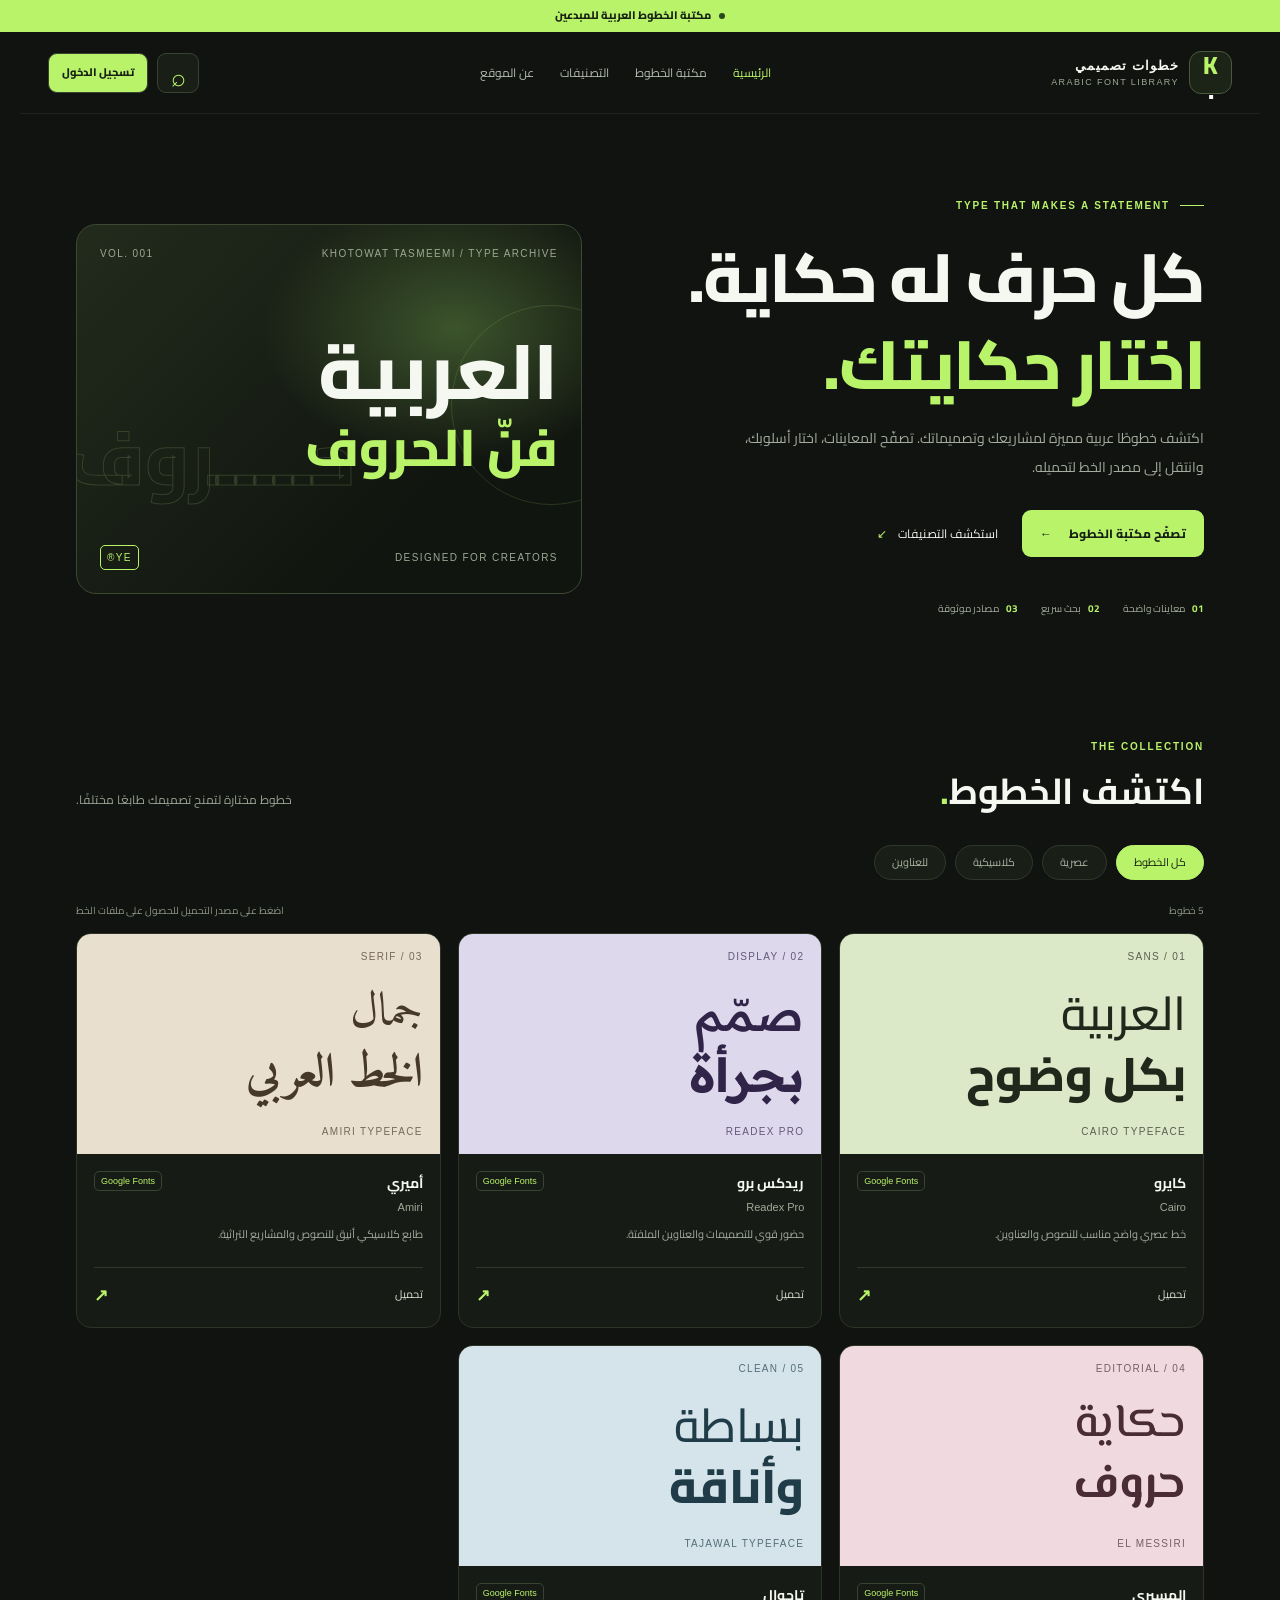
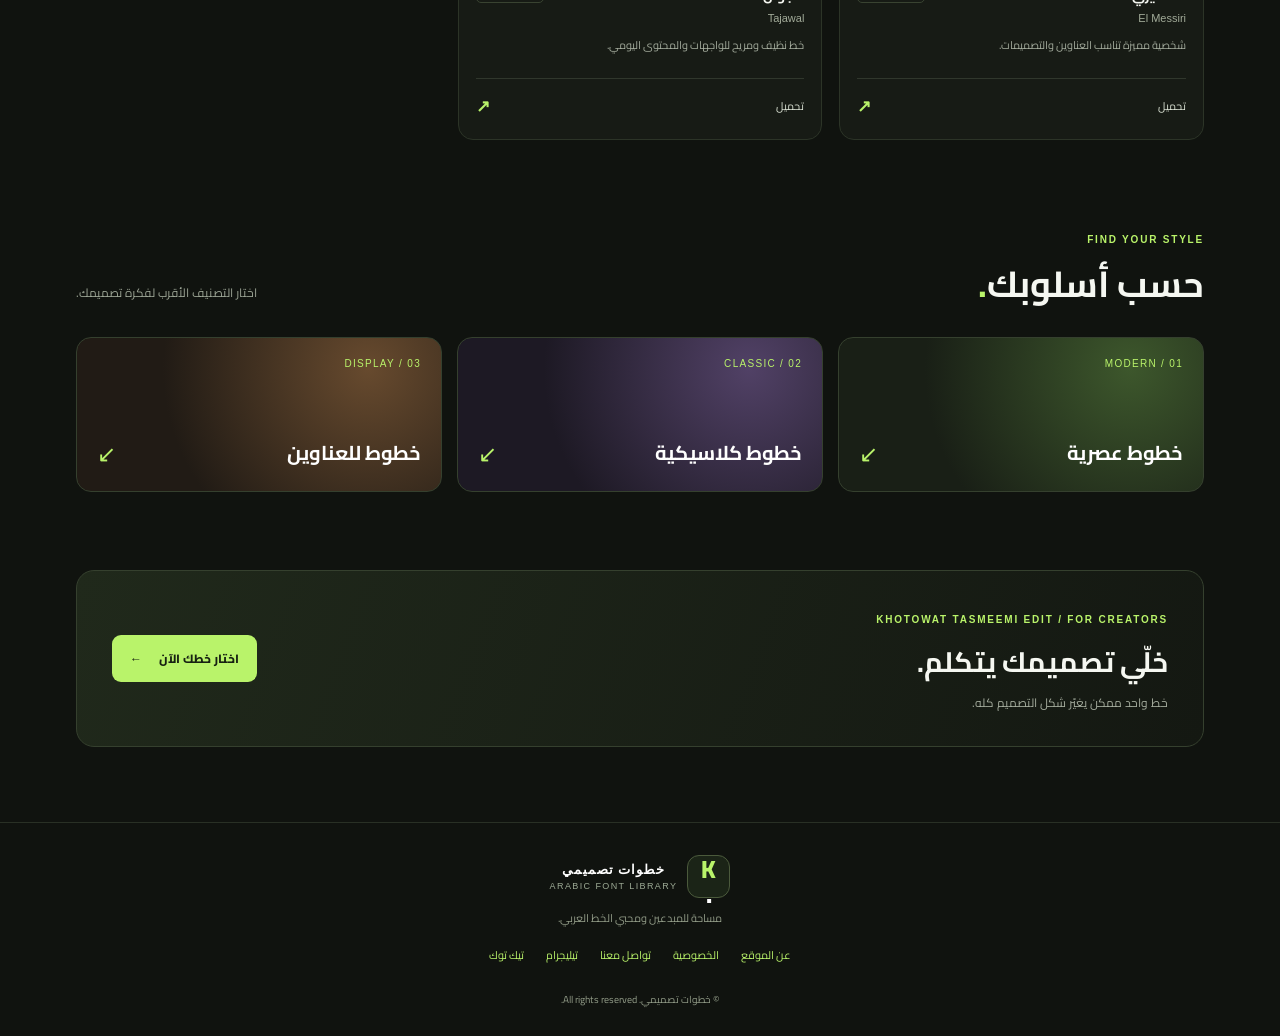
<file: index.html>
<!doctype html>
<html lang="ar" dir="rtl">
<head>
<meta charset="utf-8"><meta name="viewport" content="width=device-width,initial-scale=1">
<meta name="google-site-verification" content="VQwgjclNkbFdQ_2-c6CdapY51BW003DuHcyu2cOecCg">
<meta name="theme-color" content="#10130f">
<meta name="description" content="خطوات تصميمي — اكتشف خطوطًا عربية مميزة مع معاينات وروابط تحميل موثوقة.">
<title>خطوات تصميمي | مكتبة الخطوط العربية</title>
<link rel="preconnect" href="https://fonts.googleapis.com"><link rel="preconnect" href="https://fonts.gstatic.com" crossorigin>
<link href="https://fonts.googleapis.com/css2?family=Cairo:wght@400;500;600;700;800&family=Readex+Pro:wght@400;500;600;700&family=Amiri:wght@400;700&family=El+Messiri:wght@400;500;600;700&display=swap" rel="stylesheet">
<link rel="stylesheet" href="style.css">
</head>
<body>
<div class="announcement"><span class="pulse"></span> مكتبة الخطوط العربية للمبدعين</div>
<header class="header">
  <a class="brand" href="#home"><span class="brand-mark">K<span>.</span></span><span class="brand-name"><b>خطوات تصميمي</b><small>ARABIC FONT LIBRARY</small></span></a>
  <nav id="nav"><a class="selected" href="#home">الرئيسية</a><a href="#fonts">مكتبة الخطوط</a><a href="#categories">التصنيفات</a><a href="about.html">عن الموقع</a></nav>
  <div class="header-tools"><button class="top-search" id="topSearch" aria-label="البحث">⌕</button><button class="login-button" id="loginOpen">تسجيل الدخول</button></div>
  <button class="menu" id="menu" aria-label="فتح القائمة">☰</button>
</header>
<div class="top-search-panel" id="topSearchPanel"><input id="search" type="search" placeholder="ابحث عن اسم الخط..." autocomplete="off"><button id="closeSearch" aria-label="إغلاق">×</button></div>
<div class="login-modal" id="loginModal" aria-hidden="true"><div class="login-box"><button class="modal-close" id="loginClose">×</button><span class="kicker">KHOTOWAT TASMEEMI ACCOUNT</span><h2>تسجيل الدخول</h2><p>واجهة تجريبية للعرض. تسجيل الحسابات الفعلي يحتاج ربط خدمة آمنة.</p><form id="loginForm"><label>البريد الإلكتروني</label><input type="email" placeholder="name@example.com" required><label>كلمة المرور</label><input type="password" placeholder="كلمة المرور" required><button class="button primary" type="submit">دخول</button></form><small id="loginMessage"></small></div></div>
<main>
<section class="hero" id="home">
 <div class="hero-copy">
  <div class="eyebrow"><i></i> TYPE THAT MAKES A STATEMENT</div>
  <h1>كل حرف له حكاية.<br><span>اختار حكايتك.</span></h1>
  <p>اكتشف خطوطًا عربية مميزة لمشاريعك وتصميماتك. تصفّح المعاينات، اختار أسلوبك، وانتقل إلى مصدر الخط لتحميله.</p>
  <div class="hero-actions"><a class="button primary" href="#fonts">تصفّح مكتبة الخطوط <span>←</span></a><a class="sub-link" href="#categories">استكشف التصنيفات <span>↙</span></a></div>
  <div class="trust-row"><span><b>01</b> معاينات واضحة</span><span><b>02</b> بحث سريع</span><span><b>03</b> مصادر موثوقة</span></div>
 </div>
 <div class="hero-visual">
  <div class="visual-top"><span>KHOTOWAT TASMEEMI / TYPE ARCHIVE</span><span>VOL. 001</span></div>
  <div class="big-type">العربية<em>فنّ الحروف</em></div>
  <div class="type-outline">حـــــروف</div>
  <div class="visual-bottom"><span>DESIGNED FOR CREATORS</span><span class="mini-stamp">YE®</span></div>
  <span class="visual-orbit"></span>
 </div>
</section>
<section class="library section" id="fonts">
 <div class="section-head"><div><span class="kicker">THE COLLECTION</span><h2>اكتشف الخطوط<span class="lime">.</span></h2></div><p>خطوط مختارة لتمنح تصميمك طابعًا مختلفًا.</p></div>
 <div class="filters" id="filters"><button class="filter active" data-filter="all">كل الخطوط</button><button class="filter" data-filter="modern">عصرية</button><button class="filter" data-filter="classic">كلاسيكية</button><button class="filter" data-filter="display">للعناوين</button></div>
 <div class="result-row"><span id="count">5 خطوط</span><span>اضغط على مصدر التحميل للحصول على ملفات الخط</span></div>
 <div class="grid" id="grid">
  <article class="font-card" data-name="كايرو Cairo" data-category="modern display"><div class="preview lime-bg"><span class="serial">01 / SANS</span><div class="sample cairo">العربية<br><b>بكل وضوح</b></div><span class="sample-foot">CAIRO TYPEFACE</span></div><div class="card-content"><div class="card-heading"><h3>كايرو <small>Cairo</small></h3><span class="tag">Google Fonts</span></div><p>خط عصري واضح مناسب للنصوص والعناوين.</p><a class="download" href="font.html?id=cairo" class="download">تحميل <b>↗</b></a></div></article>
  <article class="font-card" data-name="ريدكس برو Readex Pro" data-category="modern display"><div class="preview violet-bg"><span class="serial">02 / DISPLAY</span><div class="sample readex">صمّم<br><b>بجرأة</b></div><span class="sample-foot">READEX PRO</span></div><div class="card-content"><div class="card-heading"><h3>ريدكس برو <small>Readex Pro</small></h3><span class="tag">Google Fonts</span></div><p>حضور قوي للتصميمات والعناوين الملفتة.</p><a class="download" href="font.html?id=readex" class="download">تحميل <b>↗</b></a></div></article>
  <article class="font-card" data-name="أميري Amiri" data-category="classic"><div class="preview sand-bg"><span class="serial">03 / SERIF</span><div class="sample amiri">جمال<br><b>الخط العربي</b></div><span class="sample-foot">AMIRI TYPEFACE</span></div><div class="card-content"><div class="card-heading"><h3>أميري <small>Amiri</small></h3><span class="tag">Google Fonts</span></div><p>طابع كلاسيكي أنيق للنصوص والمشاريع التراثية.</p><a class="download" href="font.html?id=amiri" class="download">تحميل <b>↗</b></a></div></article>
  <article class="font-card" data-name="المسيري El Messiri" data-category="classic display"><div class="preview pink-bg"><span class="serial">04 / EDITORIAL</span><div class="sample messiri">حكاية<br><b>حروف</b></div><span class="sample-foot">EL MESSIRI</span></div><div class="card-content"><div class="card-heading"><h3>المسيري <small>El Messiri</small></h3><span class="tag">Google Fonts</span></div><p>شخصية مميزة تناسب العناوين والتصميمات.</p><a class="download" href="font.html?id=messiri" class="download">تحميل <b>↗</b></a></div></article>
  <article class="font-card" data-name="تاجوال Tajawal" data-category="modern"><div class="preview blue-bg"><span class="serial">05 / CLEAN</span><div class="sample tajawal">بساطة<br><b>وأناقة</b></div><span class="sample-foot">TAJAWAL TYPEFACE</span></div><div class="card-content"><div class="card-heading"><h3>تاجوال <small>Tajawal</small></h3><span class="tag">Google Fonts</span></div><p>خط نظيف ومريح للواجهات والمحتوى اليومي.</p><a class="download" href="font.html?id=tajawal" class="download">تحميل <b>↗</b></a></div></article>
  <div class="empty" id="empty" hidden><b>ملقيناش الخط ده</b><p>جرّب اسمًا مختلفًا أو اختر تصنيفًا آخر.</p></div>
 </div>
</section>
<section class="categories section" id="categories"><div class="section-head"><div><span class="kicker">FIND YOUR STYLE</span><h2>حسب أسلوبك<span class="lime">.</span></h2></div><p>اختار التصنيف الأقرب لفكرة تصميمك.</p></div><div class="category-grid"><button data-jump="modern" class="category-tile modern-tile"><span>01 / MODERN</span><strong>خطوط عصرية</strong><i>↙</i></button><button data-jump="classic" class="category-tile classic-tile"><span>02 / CLASSIC</span><strong>خطوط كلاسيكية</strong><i>↙</i></button><button data-jump="display" class="category-tile display-tile"><span>03 / DISPLAY</span><strong>خطوط للعناوين</strong><i>↙</i></button></div></section>
<section class="end-banner"><div><span class="kicker">KHOTOWAT TASMEEMI EDIT / FOR CREATORS</span><h2>خلّي تصميمك يتكلم.</h2><p>خط واحد ممكن يغيّر شكل التصميم كله.</p></div><a class="button primary" href="#fonts">اختار خطك الآن <span>←</span></a></section>
</main>
<footer><a class="brand" href="#home"><span class="brand-mark">K<span>.</span></span><span class="brand-name"><b>خطوات تصميمي</b><small>ARABIC FONT LIBRARY</small></span></a><p>مساحة للمبدعين ومحبي الخط العربي.</p><div class="foot-links"><a href="about.html">عن الموقع</a><a href="privacy.html">الخصوصية</a><a href="contact.html">تواصل معنا</a><a href="https://t.me/YoussefEdits1" target="_blank" rel="noopener noreferrer">تيليجرام</a><a href="https://www.tiktok.com/@youssef_edits.2" target="_blank" rel="noopener noreferrer">تيك توك</a></div><small>© <span id="year"></span> خطوات تصميمي. All rights reserved.</small></footer>
<script src="script.js"></script>
</body></html>
</file>
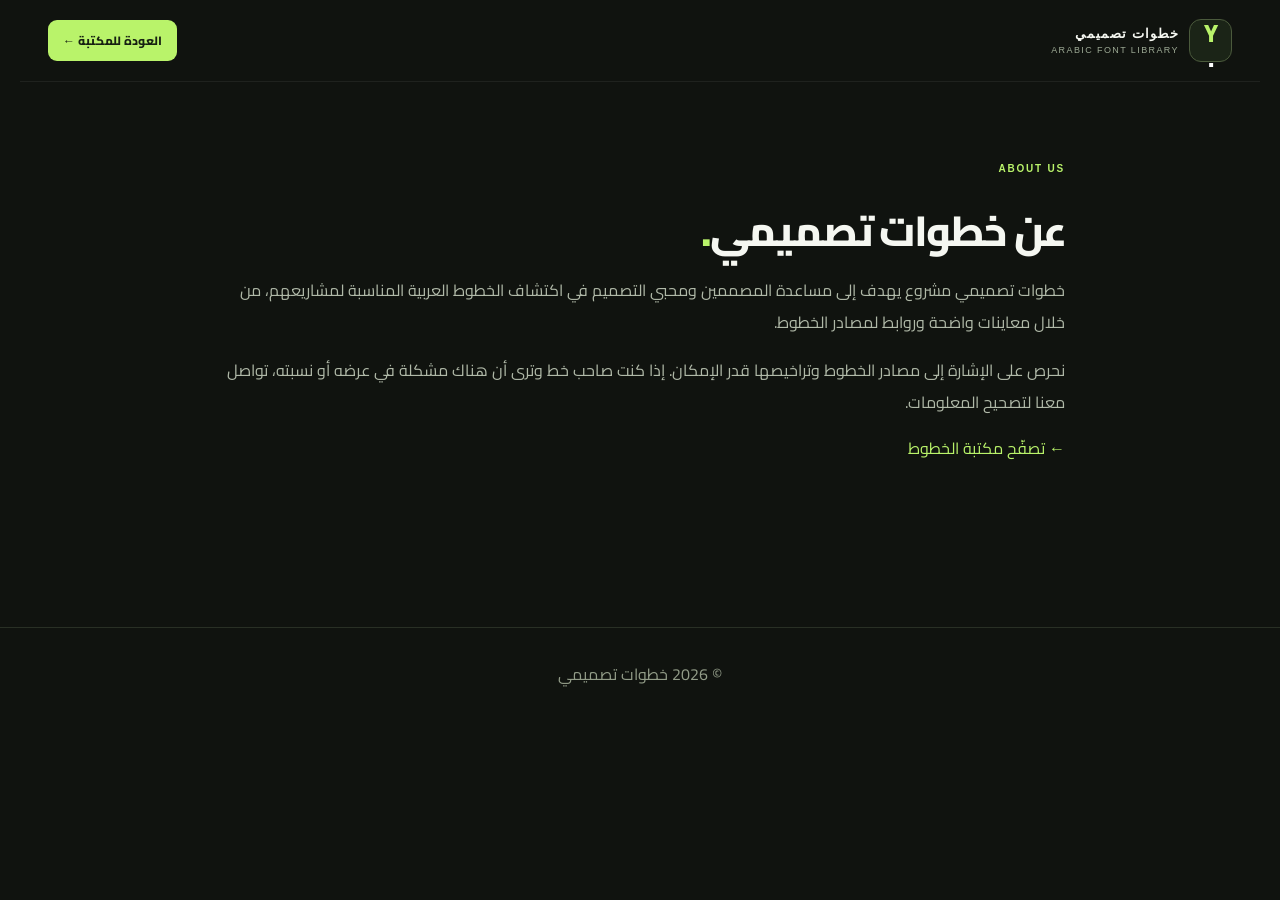
<file: about.html>
<!doctype html><html lang="ar" dir="rtl"><head><meta charset="utf-8"><meta name="viewport" content="width=device-width,initial-scale=1"><title>عن الموقع | خطوات تصميمي</title><link href="https://fonts.googleapis.com/css2?family=Cairo:wght@400;600;700;800&display=swap" rel="stylesheet"><link rel="stylesheet" href="style.css"></head><body><header class="header"><a class="brand" href="index.html"><span class="brand-mark">Y<span>.</span></span><span class="brand-name"><b>خطوات تصميمي</b><small>ARABIC FONT LIBRARY</small></span></a><a class="header-button" href="index.html">العودة للمكتبة ←</a></header><main class="page-content"><span class="kicker">ABOUT US</span><h1>عن خطوات تصميمي<span style="color:#b9f36a">.</span></h1><p>خطوات تصميمي مشروع يهدف إلى مساعدة المصممين ومحبي التصميم في اكتشاف الخطوط العربية المناسبة لمشاريعهم، من خلال معاينات واضحة وروابط لمصادر الخطوط.</p><p>نحرص على الإشارة إلى مصادر الخطوط وتراخيصها قدر الإمكان. إذا كنت صاحب خط وترى أن هناك مشكلة في عرضه أو نسبته، تواصل معنا لتصحيح المعلومات.</p><a href="index.html">← تصفّح مكتبة الخطوط</a></main><footer>© <span id="year"></span> خطوات تصميمي</footer><script>document.getElementById('year').textContent=new Date().getFullYear()</script></body></html>
</file>
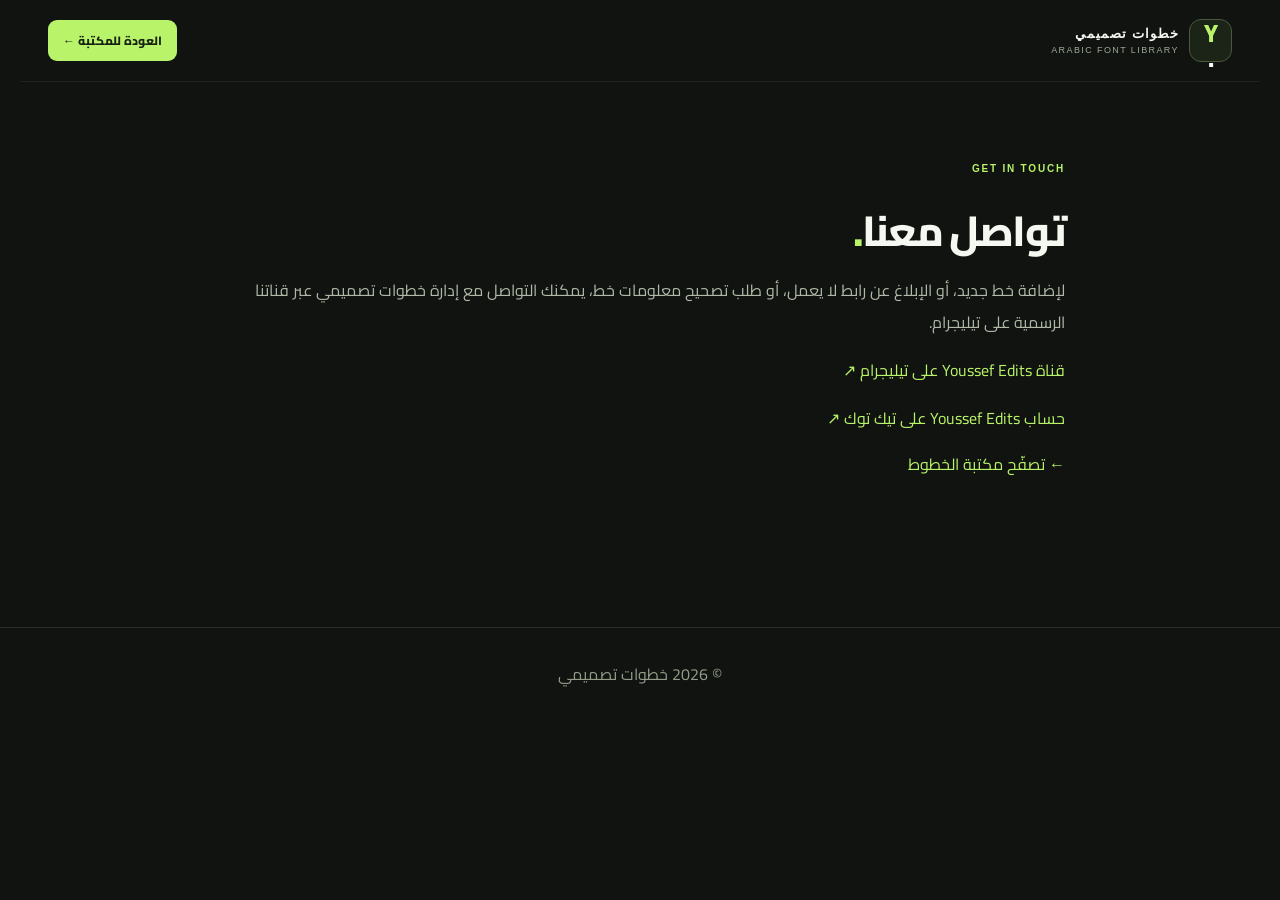
<file: contact.html>
<!doctype html><html lang="ar" dir="rtl"><head><meta charset="utf-8"><meta name="viewport" content="width=device-width,initial-scale=1"><title>تواصل معنا | خطوات تصميمي</title><link href="https://fonts.googleapis.com/css2?family=Cairo:wght@400;600;700;800&display=swap" rel="stylesheet"><link rel="stylesheet" href="style.css"></head><body><header class="header"><a class="brand" href="index.html"><span class="brand-mark">Y<span>.</span></span><span class="brand-name"><b>خطوات تصميمي</b><small>ARABIC FONT LIBRARY</small></span></a><a class="header-button" href="index.html">العودة للمكتبة ←</a></header><main class="page-content"><span class="kicker">GET IN TOUCH</span><h1>تواصل معنا<span style="color:#b9f36a">.</span></h1><p>لإضافة خط جديد، أو الإبلاغ عن رابط لا يعمل، أو طلب تصحيح معلومات خط، يمكنك التواصل مع إدارة خطوات تصميمي عبر قناتنا الرسمية على تيليجرام.</p><p><a href="https://t.me/YoussefEdits1" target="_blank" rel="noopener noreferrer">قناة Youssef Edits على تيليجرام ↗</a></p><p><a href="https://www.tiktok.com/@youssef_edits.2" target="_blank" rel="noopener noreferrer">حساب Youssef Edits على تيك توك ↗</a></p><a href="index.html">← تصفّح مكتبة الخطوط</a></main><footer>© <span id="year"></span> خطوات تصميمي</footer><script>document.getElementById('year').textContent=new Date().getFullYear()</script></body></html>
</file>
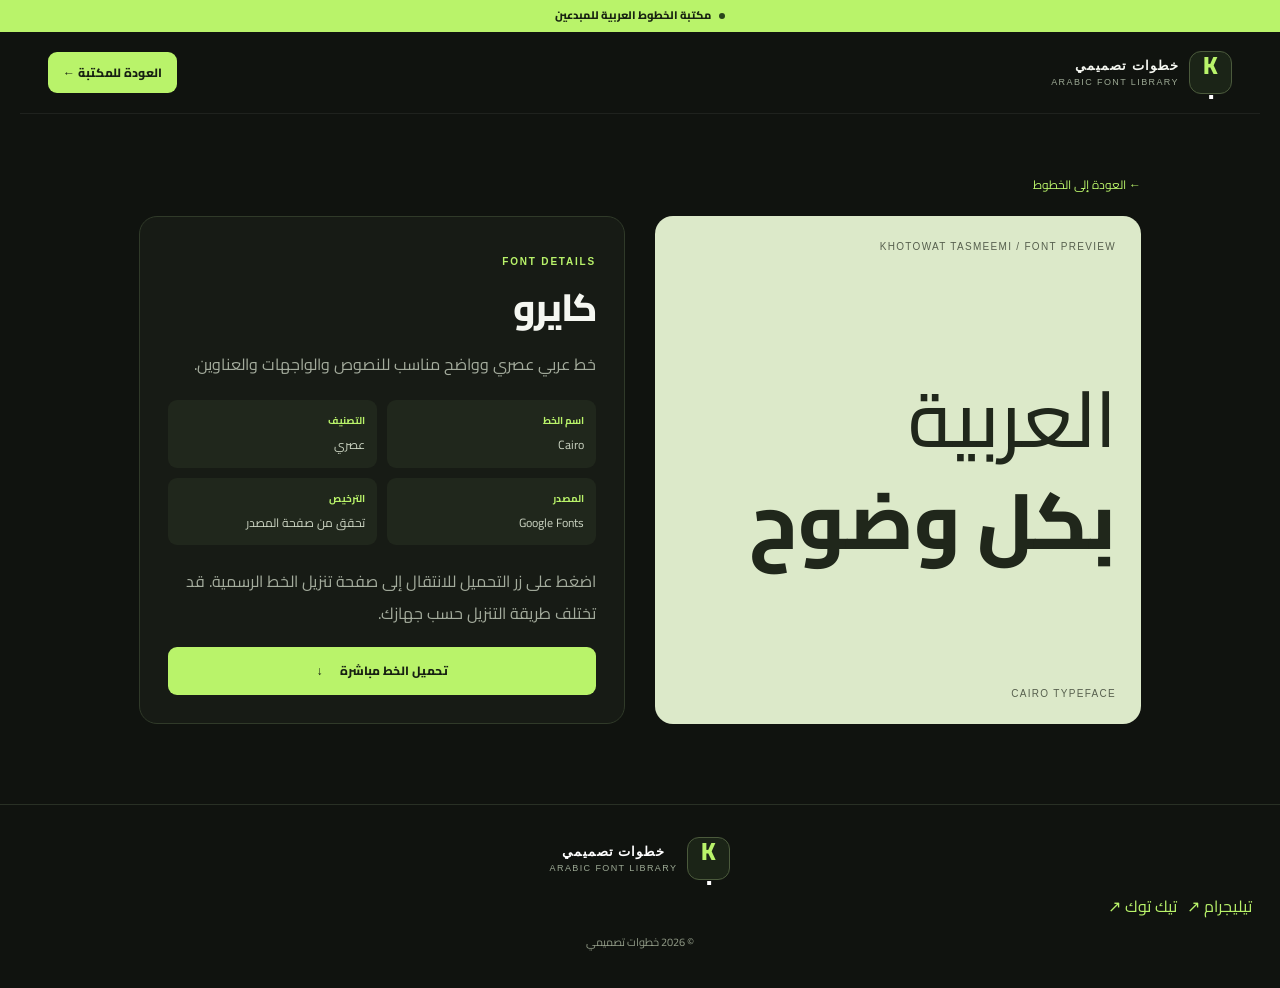
<file: font.html>
<!doctype html>
<html lang="ar" dir="rtl"><head><meta charset="utf-8"><meta name="viewport" content="width=device-width,initial-scale=1"><meta name="theme-color" content="#10130f"><title>تفاصيل الخط | خطوات تصميمي</title><link rel="preconnect" href="https://fonts.googleapis.com"><link rel="preconnect" href="https://fonts.gstatic.com" crossorigin><link href="https://fonts.googleapis.com/css2?family=Cairo:wght@400;500;600;700;800&family=Readex+Pro:wght@400;500;600;700&family=Amiri:wght@400;700&family=El+Messiri:wght@400;500;600;700&display=swap" rel="stylesheet"><link rel="stylesheet" href="style.css"></head><body>
<div class="announcement"><span class="pulse"></span> مكتبة الخطوط العربية للمبدعين</div><header class="header"><a class="brand" href="index.html"><span class="brand-mark">K<span>.</span></span><span class="brand-name"><b>خطوات تصميمي</b><small>ARABIC FONT LIBRARY</small></span></a><a class="header-button" href="index.html#fonts">العودة للمكتبة ←</a></header>
<main class="detail-wrap"><a class="back-link" href="index.html#fonts">← العودة إلى الخطوط</a><div class="detail-top"><div id="detailPreview" class="detail-preview lime-bg"><span class="serial" id="detailSerial">KHOTOWAT TASMEEMI / FONT PREVIEW</span><div class="sample cairo" id="detailSample">العربية<br><b>بكل وضوح</b></div><span class="sample-foot" id="detailEnglish">CAIRO TYPEFACE</span></div><section class="detail-info"><span class="kicker">FONT DETAILS</span><h1 id="detailName">كايرو</h1><p id="detailDescription">خط عربي واضح وعصري.</p><div class="detail-meta"><div><b>اسم الخط</b><span id="detailLatin">Cairo</span></div><div><b>التصنيف</b><span id="detailCategory">عصري</span></div><div><b>المصدر</b><span>Google Fonts</span></div><div><b>الترخيص</b><span>تحقق من صفحة المصدر</span></div></div><p>اضغط على زر التحميل للانتقال إلى صفحة تنزيل الخط الرسمية. قد تختلف طريقة التنزيل حسب جهازك.</p><a id="directDownload" class="button primary direct-download" href="https://fonts.google.com/download?family=Cairo">تحميل الخط مباشرة <span>↓</span></a></section></div></main><footer><a class="brand" href="index.html"><span class="brand-mark">K<span>.</span></span><span class="brand-name"><b>خطوات تصميمي</b><small>ARABIC FONT LIBRARY</small></span></a><div class="social-links"><a href="https://t.me/YoussefEdits1" target="_blank" rel="noopener noreferrer">تيليجرام ↗</a><a href="https://www.tiktok.com/@youssef_edits.2" target="_blank" rel="noopener noreferrer">تيك توك ↗</a></div><p>© <span id="year"></span> خطوات تصميمي</p></footer>
<script>
const data={cairo:{ar:'كايرو',en:'Cairo',desc:'خط عربي عصري وواضح مناسب للنصوص والواجهات والعناوين.',cat:'عصري',sample:'العربية<br><b>بكل وضوح</b>',className:'cairo',bg:'lime-bg',url:'https://fonts.google.com/download?family=Cairo'},readex:{ar:'ريدكس برو',en:'Readex Pro',desc:'خط حديث بحضور قوي يناسب التصميمات والعناوين الملفتة.',cat:'عصري / للعناوين',sample:'صمّم<br><b>بجرأة</b>',className:'readex',bg:'violet-bg',url:'https://fonts.google.com/download?family=Readex+Pro'},amiri:{ar:'أميري',en:'Amiri',desc:'خط عربي كلاسيكي بطابع أنيق مناسب للنصوص والمشاريع التراثية.',cat:'كلاسيكي',sample:'جمال<br><b>الخط العربي</b>',className:'amiri',bg:'sand-bg',url:'https://fonts.google.com/download?family=Amiri'},messiri:{ar:'المسيري',en:'El Messiri',desc:'خط عربي ذو شخصية مميزة يناسب العناوين والتصميمات.',cat:'كلاسيكي / للعناوين',sample:'حكاية<br><b>حروف</b>',className:'messiri',bg:'pink-bg',url:'https://fonts.google.com/download?family=El+Messiri'},tajawal:{ar:'تاجوال',en:'Tajawal',desc:'خط نظيف ومريح للواجهات والمحتوى اليومي.',cat:'عصري',sample:'بساطة<br><b>وأناقة</b>',className:'tajawal',bg:'blue-bg',url:'https://fonts.google.com/download?family=Tajawal'}};
const id=new URLSearchParams(location.search).get('id')||'cairo';const f=data[id]||data.cairo;document.title=f.ar+' | خطوات تصميمي';document.getElementById('detailName').textContent=f.ar;document.getElementById('detailLatin').textContent=f.en;document.getElementById('detailDescription').textContent=f.desc;document.getElementById('detailCategory').textContent=f.cat;document.getElementById('detailSample').className='sample '+f.className;document.getElementById('detailSample').innerHTML=f.sample;document.getElementById('detailPreview').className='detail-preview '+f.bg;document.getElementById('detailEnglish').textContent=f.en.toUpperCase()+' TYPEFACE';document.getElementById('directDownload').href=f.url;document.getElementById('year').textContent=new Date().getFullYear();
</script></body></html>
</file>
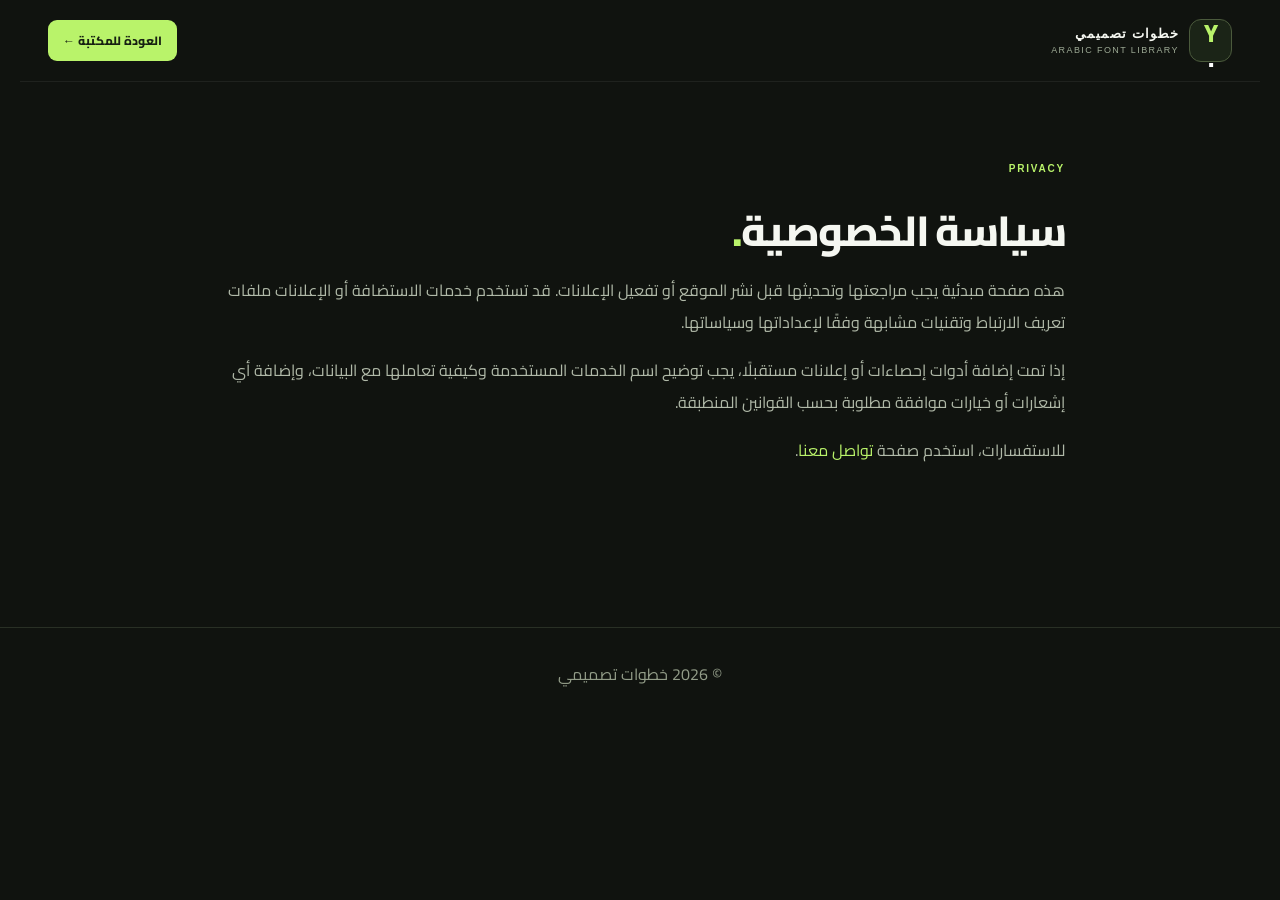
<file: privacy.html>
<!doctype html><html lang="ar" dir="rtl"><head><meta charset="utf-8"><meta name="viewport" content="width=device-width,initial-scale=1"><title>سياسة الخصوصية | خطوات تصميمي</title><link href="https://fonts.googleapis.com/css2?family=Cairo:wght@400;600;700;800&display=swap" rel="stylesheet"><link rel="stylesheet" href="style.css"></head><body><header class="header"><a class="brand" href="index.html"><span class="brand-mark">Y<span>.</span></span><span class="brand-name"><b>خطوات تصميمي</b><small>ARABIC FONT LIBRARY</small></span></a><a class="header-button" href="index.html">العودة للمكتبة ←</a></header><main class="page-content"><span class="kicker">PRIVACY</span><h1>سياسة الخصوصية<span style="color:#b9f36a">.</span></h1><p>هذه صفحة مبدئية يجب مراجعتها وتحديثها قبل نشر الموقع أو تفعيل الإعلانات. قد تستخدم خدمات الاستضافة أو الإعلانات ملفات تعريف الارتباط وتقنيات مشابهة وفقًا لإعداداتها وسياساتها.</p><p>إذا تمت إضافة أدوات إحصاءات أو إعلانات مستقبلًا، يجب توضيح اسم الخدمات المستخدمة وكيفية تعاملها مع البيانات، وإضافة أي إشعارات أو خيارات موافقة مطلوبة بحسب القوانين المنطبقة.</p><p>للاستفسارات، استخدم صفحة <a href="contact.html">تواصل معنا</a>.</p></main><footer>© <span id="year"></span> خطوات تصميمي</footer><script>document.getElementById('year').textContent=new Date().getFullYear()</script></body></html>
</file>
<file: style.css>
*{box-sizing:border-box}html{scroll-behavior:smooth;scroll-padding-top:90px}body{margin:0;background:#10130f;color:#f5f7f1;font-family:'Cairo',sans-serif;line-height:1.8}a{text-decoration:none;color:inherit}button,input{font:inherit}.announcement{height:32px;background:#b9f36a;color:#182311;text-align:center;font-size:11px;font-weight:800;display:flex;justify-content:center;align-items:center;gap:8px}.pulse{width:6px;height:6px;background:#29451c;border-radius:50%}.header{height:82px;max-width:1240px;margin:auto;padding:0 28px;display:flex;align-items:center;justify-content:space-between;gap:20px;border-bottom:1px solid #ffffff10}.brand{display:flex;align-items:center;gap:10px;flex-shrink:0}.brand-mark{width:43px;height:43px;border-radius:12px;background:#1b2417;border:1px solid #4b5a3c;display:grid;place-items:center;color:#b9f36a;font-size:25px;font-weight:800;line-height:1}.brand-mark span{color:white}.brand-name{display:flex;flex-direction:column;line-height:1.4}.brand-name b{font:800 13px Arial,sans-serif;letter-spacing:1px}.brand-name small{font:9px Arial,sans-serif;letter-spacing:1.4px;color:#9ca994;margin-top:4px}.header nav{display:flex;gap:26px;color:#b5bcb0;font-size:12px}.header nav a:hover,.header nav .selected{color:#b9f36a}.header-button{background:#b9f36a;color:#172112;border-radius:9px;padding:10px 15px;font-size:12px;font-weight:800}.header-button span{margin-right:8px}.menu{display:none;background:none;color:white;border:0;font-size:24px}.hero{max-width:1184px;margin:auto;padding:86px 28px 82px;display:grid;grid-template-columns:1fr .9fr;gap:60px;align-items:center;overflow:hidden}.eyebrow,.kicker{font:700 10px Arial,sans-serif;letter-spacing:1.8px;color:#b9f36a}.eyebrow{display:flex;align-items:center;gap:10px}.eyebrow i{width:24px;height:1px;background:#b9f36a}h1{font-size:clamp(42px,5.4vw,68px);line-height:1.28;letter-spacing:-1.8px;margin:23px 0 16px;font-weight:800}h1 span{color:#b9f36a}.hero-copy>p{max-width:470px;color:#a4ac9d;font-size:14px;line-height:2.1}.hero-actions{display:flex;align-items:center;gap:24px;margin-top:27px}.button{display:inline-flex;align-items:center;gap:17px;padding:13px 18px;border-radius:9px;font-size:12px;font-weight:800;transition:.2s}.button:hover{transform:translateY(-2px)}.primary{background:#b9f36a;color:#172112}.sub-link{font-size:12px}.sub-link span{color:#b9f36a;margin-right:8px}.trust-row{display:flex;gap:23px;margin-top:43px;color:#a5ad9d;font-size:10px}.trust-row b{color:#b9f36a;margin-left:5px}.hero-visual{height:370px;position:relative;overflow:hidden;border:1px solid #3c4932;border-radius:20px;background:radial-gradient(ellipse at 75% 28%,#3c542c 0,transparent 36%),linear-gradient(135deg,#222b1c,#11150f 70%);padding:23px;display:flex;flex-direction:column;justify-content:space-between}.visual-top,.visual-bottom{display:flex;justify-content:space-between;align-items:center;font:10px Arial,sans-serif;letter-spacing:1.4px;color:#9ca992}.big-type{font-size:clamp(48px,6vw,77px);font-weight:800;line-height:1.2;position:relative;z-index:1}.big-type em{display:block;color:#b9f36a;font-style:normal;font-size:.67em}.type-outline{position:absolute;bottom:68px;left:-10px;color:transparent;-webkit-text-stroke:1px #5a7046;font-size:74px;font-weight:800;opacity:.42}.mini-stamp{border:1px solid #b9f36a;color:#b9f36a;padding:6px;border-radius:5px}.visual-orbit{position:absolute;width:200px;height:200px;border:1px solid #b9f36a25;border-radius:50%;right:-70px;top:80px}.section{max-width:1184px;margin:auto;padding:30px 28px 78px}.section-head{display:flex;justify-content:space-between;align-items:end;gap:20px;margin-bottom:28px}.section-head h2{font-size:clamp(26px,3vw,36px);margin:7px 0 0;line-height:1.4}.lime{color:#b9f36a}.section-head>p{font-size:12px;color:#9ca595;margin:0 0 6px}.search{display:flex;align-items:center;gap:12px;background:#191e17;border:1px solid #333c2e;border-radius:12px;padding:0 16px;height:56px}.search>span{font-size:30px;color:#b9f36a}.search input{flex:1;min-width:0;background:transparent;border:0;outline:0;color:white;font-size:13px}.search input::placeholder{color:#838d7b}.search kbd{font-size:10px;color:#9ca595;border:1px solid #414a3b;border-radius:5px;padding:3px 8px}.filters{display:flex;gap:9px;flex-wrap:wrap;margin:18px 0}.filter{background:#191e17;color:#aab3a1;border:1px solid #30382b;border-radius:30px;padding:7px 17px;font-size:11px;cursor:pointer}.filter.active,.filter:hover{background:#b9f36a;color:#172112;border-color:#b9f36a}.result-row{display:flex;justify-content:space-between;color:#8d9785;font-size:10px;margin:22px 0 13px}.grid{display:grid;grid-template-columns:repeat(3,minmax(0,1fr));gap:17px}.font-card{background:#171b15;border:1px solid #2c3427;border-radius:15px;overflow:hidden;transition:transform .25s,border-color .25s}.font-card:hover{transform:translateY(-4px);border-color:#687c4f}.preview{height:220px;padding:17px;display:flex;flex-direction:column;justify-content:space-between;position:relative;overflow:hidden;color:#20271b}.lime-bg{background:#dce9c9}.violet-bg{background:#ded8ed;color:#302449}.sand-bg{background:#e9dfce;color:#46382a}.pink-bg{background:#f0d9df;color:#492c35}.blue-bg{background:#d5e4eb;color:#203c48}.serial,.sample-foot{font:10px Arial,sans-serif;letter-spacing:1.3px;opacity:.7}.sample{font-size:47px;line-height:1.3;font-weight:500;position:relative;z-index:1}.sample b{font-weight:800}.cairo{font-family:'Cairo',sans-serif}.readex{font-family:'Readex Pro',sans-serif}.amiri{font-family:'Amiri',serif}.messiri{font-family:'El Messiri',sans-serif}.tajawal{font-family:'Cairo',sans-serif}.card-content{padding:17px}.card-heading{display:flex;justify-content:space-between;align-items:start;gap:7px}.card-heading h3{font-size:14px;margin:0}.card-heading h3 small{display:block;font:11px Arial,sans-serif;color:#a1aa98;margin-top:4px}.tag{font:9px Arial,sans-serif;border:1px solid #394331;border-radius:5px;padding:4px 6px;color:#b9f36a;white-space:nowrap}.card-content p{font-size:11px;color:#a4ac9d;min-height:27px;margin:12px 0 15px}.download{border-top:1px solid #30372c;padding-top:12px;display:flex;justify-content:space-between;align-items:center;font-size:11px;color:#dbe2d4}.download b{color:#b9f36a;font-size:17px}.empty{grid-column:1/-1;text-align:center;padding:40px;color:#c8d0c0}.categories{padding-top:5px}.category-grid{display:grid;grid-template-columns:repeat(3,1fr);gap:15px}.category-tile{min-height:155px;border:1px solid #35402e;border-radius:15px;text-align:right;padding:20px;display:flex;flex-direction:column;align-items:flex-start;justify-content:space-between;cursor:pointer;color:white;position:relative;overflow:hidden}.category-tile span{font:10px Arial,sans-serif;letter-spacing:1.3px;color:#b9f36a}.category-tile strong{font-size:20px}.category-tile i{position:absolute;left:20px;bottom:17px;color:#b9f36a;font-style:normal;font-size:23px}.modern-tile{background:radial-gradient(circle at 80% 20%,#3d572c,#191f16 65%)}.classic-tile{background:radial-gradient(circle at 80% 20%,#514166,#1d1924 65%)}.display-tile{background:radial-gradient(circle at 80% 20%,#674a2e,#211b15 65%)}.category-tile:hover{border-color:#b9f36a}.end-banner{max-width:1128px;margin:0 auto 75px;padding:32px 35px;border:1px solid #35402e;border-radius:18px;background:linear-gradient(110deg,#20291b,#141812);display:flex;justify-content:space-between;align-items:center;gap:20px}.end-banner h2{font-size:28px;margin:5px 0}.end-banner p{color:#a4ac9d;font-size:12px;margin:0}footer{border-top:1px solid #293025;padding:32px 28px 25px;text-align:center;color:#929c88}footer .brand{justify-content:center;color:white}footer p{font-size:11px}footer .foot-links{display:flex;justify-content:center;gap:22px;font-size:11px;margin:17px 0}footer .foot-links a:hover{color:#b9f36a}footer>small{font-size:10px}.page-content{max-width:900px;margin:70px auto;padding:0 25px;min-height:45vh}.page-content h1{font-size:42px}.page-content p{color:#b0b9a8;line-height:2}.page-content a{color:#b9f36a}@media(max-width:850px){.header{padding:0 18px}.header nav{gap:13px}.header nav a{font-size:11px}.header-button{display:none}.hero{gap:30px;padding-top:65px}.hero-visual{height:320px}.grid{grid-template-columns:repeat(2,minmax(0,1fr))}.end-banner{margin:0 20px 55px}}@media(max-width:620px){.announcement{font-size:10px}.header{height:72px}.header nav{display:none;position:absolute;top:104px;right:12px;left:12px;z-index:10;background:#1b2118;border:1px solid #3a4632;border-radius:12px;padding:18px;flex-direction:column;gap:13px}.header nav.open{display:flex}.menu{display:block}.hero{padding:54px 20px 55px;grid-template-columns:1fr;gap:35px}.hero h1{font-size:47px}.hero-copy>p{font-size:13px}.hero-visual{height:300px}.trust-row{gap:13px;justify-content:space-between}.trust-row span{font-size:9px}.section{padding:25px 20px 58px}.section-head{display:block}.section-head>p{margin-top:10px}.grid{grid-template-columns:1fr 1fr;gap:10px}.preview{height:155px;padding:11px}.sample{font-size:34px}.serial,.sample-foot{font-size:8px}.card-content{padding:11px}.card-heading{display:block}.card-heading h3{font-size:12px}.tag{display:inline-block;margin-top:7px}.card-content p{font-size:10px;min-height:48px}.download{font-size:10px}.category-grid{grid-template-columns:1fr}.category-tile{min-height:125px}.end-banner{margin:0 20px 45px;padding:23px;display:block}.end-banner h2{font-size:25px}.end-banner .button{margin-top:20px}.footer-links{flex-wrap:wrap}}
/* Header search and account */
.header-tools{display:flex;align-items:center;gap:9px;flex-shrink:0}.top-search,.login-button{border:1px solid #394331;background:#191e17;color:#f5f7f1;border-radius:9px;height:40px;padding:0 13px;cursor:pointer}.top-search{font-size:25px;color:#b9f36a;width:42px;padding:0}.login-button{background:#b9f36a;color:#172112;font-size:11px;font-weight:800}.top-search-panel{display:none;max-width:1184px;margin:0 auto;padding:12px 28px}.top-search-panel.open{display:flex;gap:8px}.top-search-panel input{flex:1;min-width:0;background:#191e17;border:1px solid #394331;border-radius:9px;color:white;padding:12px 15px;outline:none}.top-search-panel button,.modal-close{background:#252d20;border:1px solid #394331;color:white;border-radius:9px;padding:0 14px;font-size:22px}.download{cursor:pointer}.font-card .download{display:flex}.login-modal{display:none;position:fixed;inset:0;background:#000b;z-index:50;align-items:center;justify-content:center;padding:18px}.login-modal.open{display:flex}.login-box{width:min(100%,420px);background:#171d14;border:1px solid #46563a;border-radius:18px;padding:27px;position:relative}.login-box h2{margin:8px 0}.login-box p,.login-box small{color:#a4ac9d;font-size:12px}.login-box form{display:grid;gap:9px;margin-top:18px}.login-box label{font-size:12px}.login-box input{background:#10130f;border:1px solid #394331;border-radius:8px;padding:12px;color:white;min-width:0}.login-box form button{justify-content:center;margin-top:8px;border:0;cursor:pointer}.modal-close{position:absolute;left:15px;top:15px;width:34px;height:34px;padding:0}.detail-wrap{max-width:1050px;margin:55px auto 80px;padding:0 24px}.detail-top{display:grid;grid-template-columns:1fr 1fr;gap:30px;align-items:stretch}.detail-preview{min-height:330px;border-radius:18px;padding:25px;display:flex;flex-direction:column;justify-content:space-between;color:#20271b}.detail-preview .sample{font-size:clamp(48px,7vw,78px)}.detail-info{background:#171b15;border:1px solid #303a29;border-radius:18px;padding:28px}.detail-info h1{font-size:38px;margin:10px 0}.detail-info p{color:#a4ac9d;line-height:2}.detail-meta{display:grid;grid-template-columns:1fr 1fr;gap:10px;margin:20px 0}.detail-meta div{background:#20271c;padding:12px;border-radius:9px;font-size:12px;color:#cbd4c2}.detail-meta b{display:block;color:#b9f36a;font-size:10px;margin-bottom:4px}.direct-download{display:flex;justify-content:center;width:100%;border:0;cursor:pointer;margin-top:18px}.back-link{display:inline-block;color:#b9f36a;margin-bottom:20px;font-size:12px}@media(max-width:620px){.header{gap:9px}.header-tools{gap:6px}.login-button{padding:0 9px;font-size:10px}.top-search{width:37px;height:37px}.top-search-panel{padding:10px 18px}.detail-top{grid-template-columns:1fr}.detail-preview{min-height:245px}.detail-info{padding:20px}.detail-info h1{font-size:30px}}

.social-links{display:flex;gap:10px;flex-wrap:wrap;align-items:center}
.social-links a,.foot-links a{color:#b9f36a;transition:color .2s}
.social-links a:hover,.foot-links a:hover{color:#fff}
footer .social-links{margin:12px 0}
</file>
